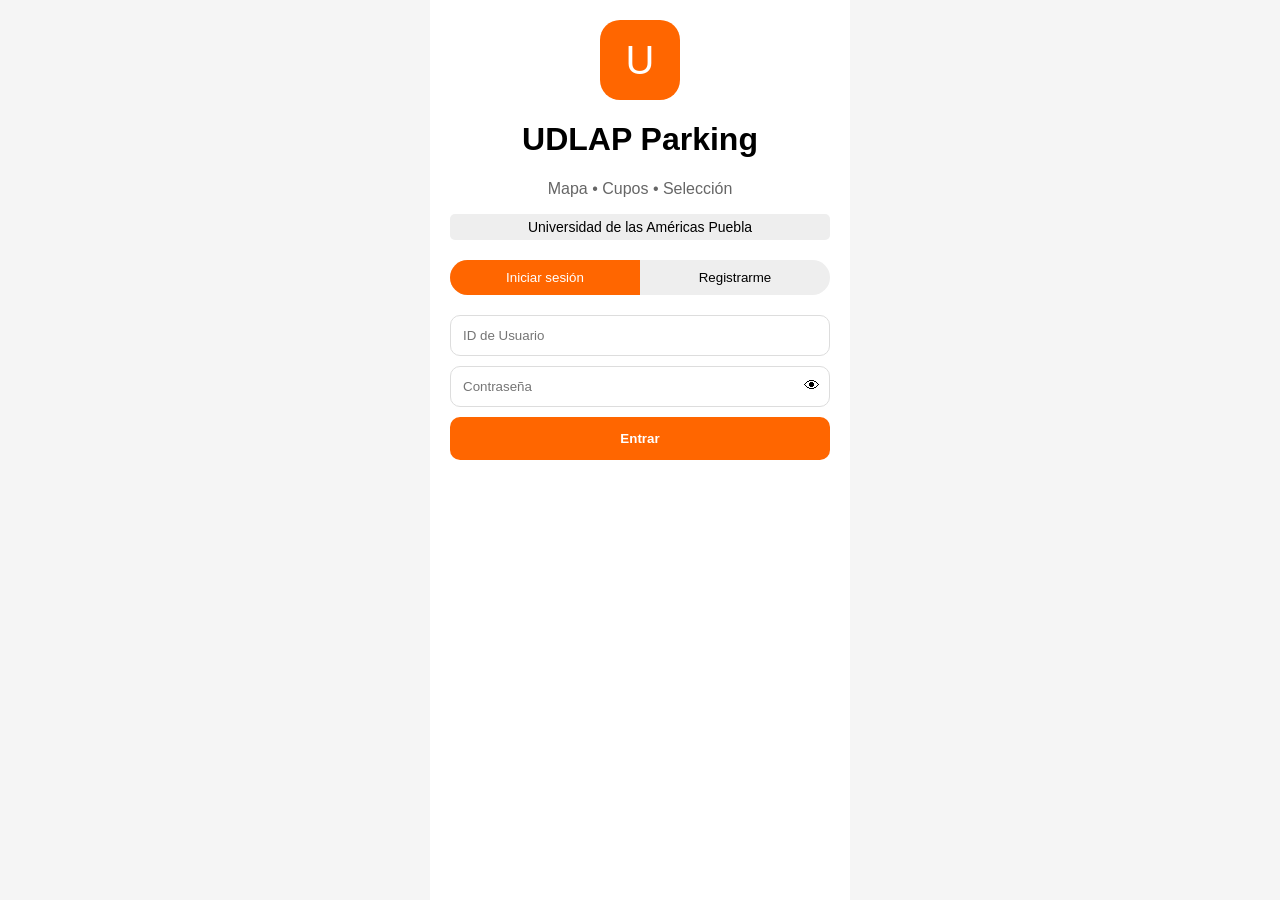
<file: index.html>
<!DOCTYPE html>
<html lang="es">

<head>
  <meta charset="UTF-8">
  <title>UDLAP Parking</title>
  <meta name="viewport" content="width=device-width, initial-scale=1.0">
  <link rel="stylesheet" href="css/styles.css">
</head>

<body>
  <div class="phone">
    <div class="container">
      <div class="logo">U</div>
      <h1>UDLAP Parking</h1>
      <p class="subtitle">Mapa • Cupos • Selección</p>
      <div class="badge">Universidad de las Américas Puebla</div>

      <div class="tabs">
        <button id="loginTab" class="active">Iniciar sesión</button>
        <button id="registerTab">Registrarme</button>
      </div>

      <div id="loginForm" class="form">
        <input type="text" id="loginId" placeholder="ID de Usuario">
        <div class="input-group">
          <input type="password" id="loginPassword" placeholder="Contraseña">
          <span class="eye" onclick="togglePassword('loginPassword', this)">👁</span>
        </div>
        <button class="main-btn" onclick="login()">Entrar</button>
      </div>

      <div id="registerForm" class="form hidden">
        <div class="user-type">
          <button type="button" class="type-btn active" data-type="estudiante">Estudiante</button>
          <button type="button" class="type-btn" data-type="profesor">Profesor</button>
          <button type="button" class="type-btn" data-type="empleado">Empleado</button>
        </div>
        <input type="text" id="regNombre" placeholder="Nombre completo">
        <input type="text" id="idField" placeholder="ID de Estudiante">
        <div class="input-group">
          <input type="password" id="regPass" placeholder="Contraseña">
          <span class="eye" onclick="togglePassword('regPass', this)">👁</span>
        </div>
        <div class="input-group">
          <input type="password" id="regConfirmPass" placeholder="Confirmar contraseña">
          <span class="eye" onclick="togglePassword('regConfirmPass', this)">👁</span>
        </div>
        <div class="input-group">
          <select id="tipoVehiculo" onchange="toggleCamposVehiculo()">
            <option value="coche">Coche 🚗</option>
            <option value="moto">Motocicleta 🏍️</option>
            <option value="bicicleta">Bicicleta 🚲</option>
          </select>
        </div>
        <div id="camposExtrasVehiculo">
          <input type="text" id="vehColor" placeholder="Color del vehículo">
          <input type="text" id="vehPlacas" placeholder="Número de placas">
        </div>
        <div class="discapacidad">
          <input type="checkbox" id="regDiscapacidad">
          <label>♿ Tengo discapacidad</label>
        </div>
        <button class="main-btn" onclick="register()">Crear cuenta</button>
      </div>
    </div>
  </div>
  <script src="js/app.js"></script>
</body>

</html>
</file>
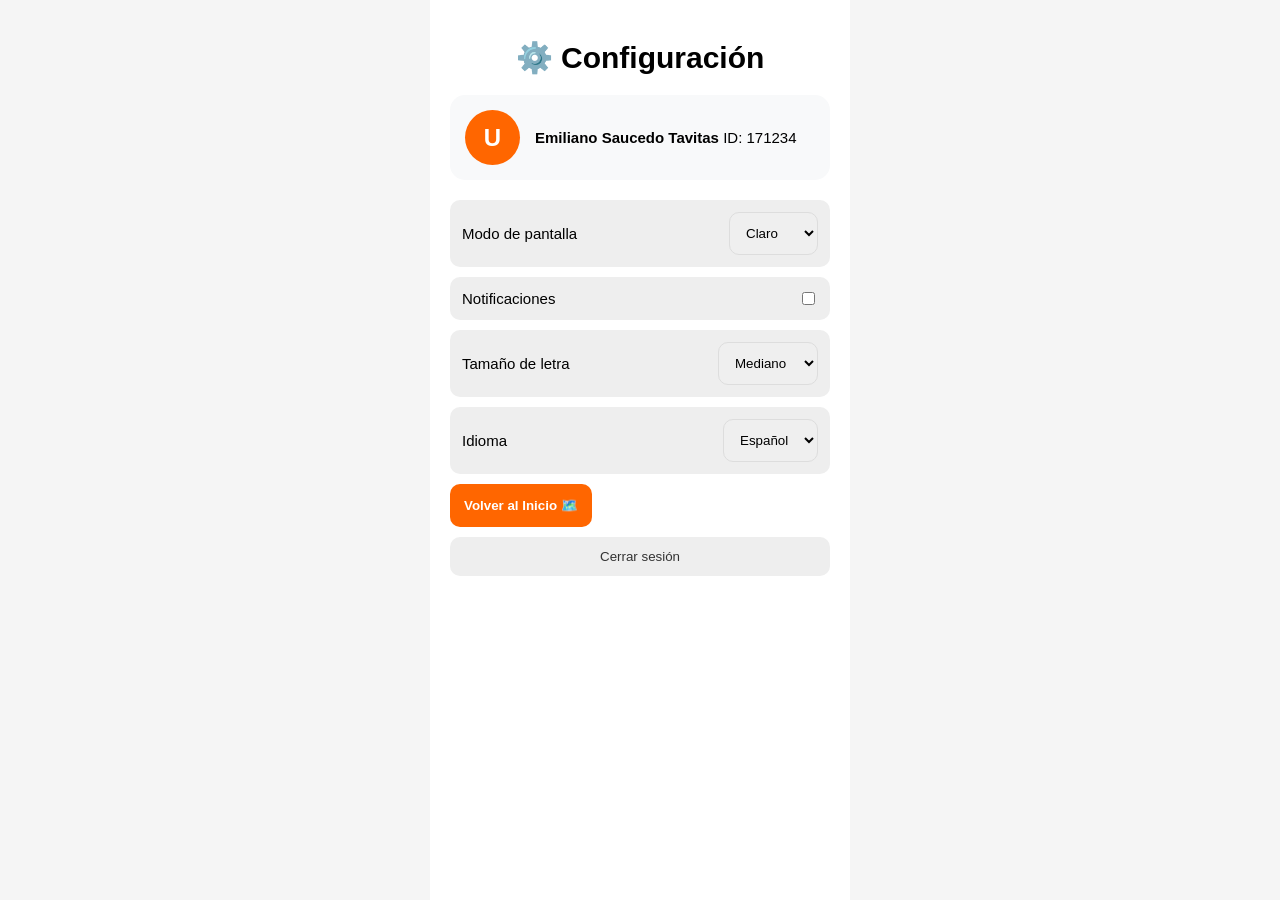
<file: settings.html>
<!DOCTYPE html>
<html lang="es">

<head>
  <meta charset="UTF-8">
  <title>Configuración</title>
  <link rel="stylesheet" href="css/styles.css">
</head>

<body>
  <div class="phone">
    <div class="container">
      <h1>⚙️ Configuración</h1>

      <div class="profile-card">
        <div class="avatar">U</div>
        <div class="profile-info">
          <strong>Emiliano Saucedo Tavitas</strong>
          <span>ID: 171234</span>
        </div>
      </div>

      <div class="setting">
        <label>Modo de pantalla</label>
        <select id="themeSelect">
          <option value="light">Claro</option>
          <option value="dark">Oscuro</option>
        </select>
      </div>

      <div class="setting">
        <label>Notificaciones</label>
        <input type="checkbox" id="notifications">
      </div>

      <div class="setting">
        <label>Tamaño de letra</label>
        <select id="fontSize">
          <option value="small">Pequeño</option>
          <option value="medium" selected>Mediano</option>
          <option value="large">Grande</option>
        </select>
      </div>

      <div class="setting">
        <label>Idioma</label>
        <select id="languageSelect">
          <option value="es">Español</option>
          <option value="en">English</option>
        </select>
      </div>

      <button class="main-btn" onclick="window.location.href='home.html'">Volver al Inicio 🗺️</button>
      <button class="secondary-btn" onclick="logout()">Cerrar sesión</button>
    </div>
  </div>
  <script src="js/settings.js"></script>
</body>

</html>
</file>
<file: css/styles.css>
* {
  box-sizing: border-box;
  transition: background-color 0.3s, color 0.3s, border-color 0.3s;
}

body {
  margin: 0;
  font-family: Arial;
  background: #f5f5f5;
  display: flex;
  justify-content: center;
}

.phone {
  max-width: 420px;
  width: 100%;
  background: white;
  min-height: 100vh;
}

.container {
  padding: 20px;
}

.logo {
  background: #ff6600;
  width: 80px;
  height: 80px;
  margin: auto;
  border-radius: 20px;
  display: flex;
  align-items: center;
  justify-content: center;
  color: white;
  font-size: 40px;
}

h1 {
  text-align: center;
}

.subtitle {
  text-align: center;
  color: #666;
}

.badge {
  text-align: center;
  background: #eee;
  padding: 5px;
  border-radius: 5px;
  font-size: 14px;
  margin-bottom: 10px;
}

.tabs {
  display: flex;
  background: #eee;
  border-radius: 20px;
  margin: 20px 0;
  overflow: hidden;
}

.tabs button {
  flex: 1;
  padding: 10px;
  border: none;
  background: transparent;
  cursor: pointer;
}

.tabs .active {
  background: #ff6600;
  color: white;
}

.form {
  display: flex;
  flex-direction: column;
  gap: 10px;
}

input,
select {
  padding: 12px;
  border-radius: 10px;
  border: 1px solid #ddd;
  outline: none;
}

/* VALIDACIÓN DE COLORES */
.input-error {
  border: 2px solid #e74c3c !important;
}

.input-success {
  border: 2px solid #2ecc71 !important;
}

.main-btn {
  background: #ff6600;
  color: white;
  padding: 14px;
  border: none;
  border-radius: 10px;
  cursor: pointer;
  font-weight: bold;
}

.secondary-btn {
  background: #eee;
  color: #333;
  padding: 12px;
  border: none;
  border-radius: 10px;
  width: 100%;
  margin-top: 10px;
  cursor: pointer;
}

.hidden {
  display: none;
}

.user-type {
  display: flex;
  gap: 5px;
  margin-bottom: 5px;
}

.type-btn {
  flex: 1;
  padding: 8px;
  background: #eee;
  border-radius: 10px;
  border: none;
  cursor: pointer;
  font-size: 12px;
}

.type-btn.active {
  background: #ff6600;
  color: white;
}

.input-group {
  position: relative;
  width: 100%;
}

.input-group input {
  width: 100%;
}

.eye {
  position: absolute;
  right: 10px;
  top: 50%;
  transform: translateY(-50%);
  cursor: pointer;
}

.discapacidad {
  display: flex;
  gap: 10px;
  padding: 10px;
  background: #eee;
  border-radius: 10px;
  align-items: center;
}

/* Estilos para los botones de tipo usuario */
.user-type {
  display: flex;
  gap: 10px;
  margin-bottom: 10px;
}

.type-btn {
  flex: 1;
  padding: 10px;
  border-radius: 10px;
  border: 1px solid #ccc;
  background: #f9f9f9;
  cursor: pointer;
  font-size: 14px;
}

.type-btn.active {
  background: #ff6600;
  color: white;
  border-color: #ff6600;
}

/* CONFIGURACIÓN */
.profile-card {
  display: flex;
  align-items: center;
  gap: 15px;
  background: #f8f9fa;
  padding: 15px;
  border-radius: 15px;
  margin-bottom: 20px;
}

.avatar {
  width: 55px;
  height: 55px;
  background: #ff6600;
  color: white;
  border-radius: 50%;
  display: flex;
  align-items: center;
  justify-content: center;
  font-size: 24px;
  font-weight: bold;
}

.setting {
  display: flex;
  justify-content: space-between;
  align-items: center;
  padding: 12px;
  background: #eee;
  border-radius: 10px;
  margin-bottom: 10px;
}

/* MODO OSCURO */
body.dark-mode {
  background: #121212;
  color: #e0e0e0;
}

body.dark-mode .app-header {
  border-bottom-color: #333;
}

body.dark-mode .phone {
  background: #1e1e1e;
}

body.dark-mode .logo-section h1,
body.dark-mode h3,
body.dark-mode p.subtitle {
  color: #ffffff;
}

body.dark-mode .modal-content,
body.dark-mode .profile-card,
body.dark-mode .setting,
body.dark-mode .discapacidad,
body.dark-mode .tabs,
body.dark-mode .type-btn {
  background: #2d2d2d;
  color: #ffffff;
}

body.dark-mode .modal-body {
  background: #383838;
  color: #f0f0f0;
}

body.dark-mode input,
body.dark-mode select body.dark-mode textarea {
  background: #333;
  color: white;
  border-color: #444;
}

/* Elementos de Estacionamiento */
body.dark-mode .parking-grid {
  background: #252525;
}

body.dark-mode .map-viewport {
  background: #1a1a1a;
}

/* Tarjetas de Historial */
body.dark-mode .reserva-card {
  background: #2d2d2d;
  color: white;
  box-shadow: 0 2px 5px rgba(0, 0, 0, 0.3);
}

body.dark-mode .reserva-card small {
  color: #bbb;
}

/* Botones secundarios en modo oscuro */
body.dark-mode .secondary-btn {
  background: #444;
  color: #eee;
}

/* DISEÑO DEL MAPA / GRID */
.parking-grid {
  display: grid;
  grid-template-columns: repeat(4, 1fr);
  /* 4 columnas de cajones */
  gap: 15px;
  background: #ddd;
  padding: 15px;
  border-radius: 15px;
}

.spot {
  height: 60px;
  display: flex;
  align-items: center;
  justify-content: center;
  border-radius: 5px;
  font-weight: bold;
  font-size: 14px;
  color: white;
  border: 2px solid rgba(0, 0, 0, 0.1);
}

.spot.free {
  background: #2ecc71;
  /* Verde UDLAP / Libre */
}

.spot.occupied {
  background: #e74c3c;
  /* Rojo / Ocupado */
  position: relative;
}

/* Simular un carro en los ocupados */
.spot.occupied::after {
  content: "🚗";
  font-size: 12px;
  display: block;
}

/* Ajuste para el modo oscuro en el mapa */
body.dark-mode .parking-grid {
  background: #333;
}

/* VISOR DEL MAPA */
.map-viewport {
  width: 100%;
  height: 350px;
  /* Altura fija para el visor */
  overflow: hidden;
  /* Oculta lo que sale del cuadro */
  border-radius: 15px;
  background: #eee;
  position: relative;
  cursor: grab;
  border: 2px solid #ff6600;
}

.map-viewport {
  position: relative;
  /* Es el marco fijo */
  width: 100%;
  height: 400px;
  overflow: hidden;
  border: 2px solid #ff6600;
  border-radius: 15px;
  touch-action: none;
  /* CRÍTICO: Evita que el navegador use el touch para scroll de la página */
}

/* Asegura que el contenedor del mapa sea la base de los pines */
.map-container {
  position: absolute;
  top: 0;
  left: 0;
  cursor: grab;
  /* IMPORTANTE: Los pines se posicionan relativo a este ancho */
  width: 1200px;
}

#map-image {
  width: 100%;
  /* La imagen llena el contenedor de 1200px */
  height: auto;
  display: block;
}

/* Ajuste del pin para que el centro del círculo sea el punto exacto */
.pin {
  position: absolute;
  width: 30px;
  height: 30px;
  background: rgba(255, 102, 0, 0.7);
  border: 3px solid white;
  border-radius: 50%;
  transform: translate(-50%, -50%);
  /* Centra el pin sobre la coordenada */
  cursor: pointer;
  z-index: 10;
  animation: pulse 1.5s infinite;
}

@keyframes pulse {
  0% {
    transform: scale(1);
    box-shadow: 0 0 0 0 rgba(255, 102, 0, 0.7);
  }

  70% {
    transform: scale(1.2);
    box-shadow: 0 0 0 10px rgba(255, 102, 0, 0);
  }

  100% {
    transform: scale(1);
    box-shadow: 0 0 0 0 rgba(255, 102, 0, 0);
  }
}

/* ESTILOS DEL MODAL ESTÉTICO */
.modal-overlay {
  position: fixed;
  top: 0;
  left: 0;
  width: 100%;
  height: 100%;
  background: rgba(0, 0, 0, 0.5);
  display: flex;
  align-items: flex-end;
  /* Aparece desde abajo */
  z-index: 1000;
  backdrop-filter: blur(3px);
  /* Efecto de desenfoque al fondo */
}

.modal-content {
  background: white;
  width: 100%;
  max-width: 420px;
  /* Ajustado al tamaño del "phone" */
  margin: 0 auto;
  padding: 30px 20px;
  border-radius: 25px 25px 0 0;
  animation: slideUp 0.4s ease-out;
  box-shadow: 0 -10px 25px rgba(0, 0, 0, 0.1);
}

@keyframes slideUp {
  from {
    transform: translateY(100%);
  }

  to {
    transform: translateY(0);
  }
}

.modal-header {
  text-align: center;
  margin-bottom: 20px;
}

.modal-icon {
  font-size: 40px;
  display: block;
  margin-bottom: 10px;
}

.modal-body {
  background: #f9f9f9;
  padding: 15px;
  border-radius: 15px;
  margin-bottom: 25px;
  border-left: 5px solid #ff6600;
  /* Detalle naranja UDLAP */
}

.modal-body p {
  margin: 8px 0;
  font-size: 16px;
}

.modal-info-text {
  font-size: 12px;
  color: #888;
  font-style: italic;
  margin-top: 10px;
}

.modal-footer {
  display: flex;
  flex-direction: column;
  gap: 10px;
}

.qr-container {
  background: white;
  padding: 15px;
  border-radius: 15px;
  display: inline-block;
  margin-bottom: 20px;
  box-shadow: 0 4px 10px rgba(0, 0, 0, 0.1);
}

.danger-btn {
  background: #e74c3c;
  color: white;
  padding: 14px;
  border: none;
  border-radius: 10px;
  cursor: pointer;
  font-weight: bold;
  width: 100%;
}

.danger-btn:hover {
  background: #c0392b;
}

/* CAJONES PARA DISCAPACITADOS */
.spot.disabled-spot {
  background: #3498db !important;
  /* Azul de accesibilidad */
  position: relative;
}

/* Icono de discapacidad dentro del cajón */
.spot.disabled-spot::before {
  content: "♿";
  position: absolute;
  top: 5px;
  right: 5px;
  font-size: 12px;
  color: white;
}

/* Si está ocupado, el icono de carro se mantiene pero el fondo sigue siendo azul oscuro */
.spot.disabled-spot.occupied {
  background: #2980b9 !important;
  /* Un azul más oscuro para indicar ocupado */
}

/* Tarjetas del Historial */
.reserva-card {
  background: white;
  margin-bottom: 10px;
  border-radius: 10px;
  border-left: 5px solid #ff6600;
  /* Naranja UDLAP */
  box-shadow: 0 2px 5px rgba(0, 0, 0, 0.1);
  color: #333;
}

/* Estilo para botones de peligro (Cancelar) */
.danger-btn {
  background: #e74c3c;
  color: white;
  padding: 14px;
  border: none;
  border-radius: 10px;
  cursor: pointer;
  font-weight: bold;
  width: 100%;
}

/* Asegura que el modal de historial sea scrolleable */
#modal-historial .modal-content {
  display: block;
}

.modal-info-text {
  font-size: 13px;
  color: #ff6600;
  font-weight: bold;
  text-align: center;
  margin-top: 10px;
}

.danger-btn:hover {
  background: #c0392b;
}

.reserva-card {
  transition: all 0.2s ease;
  margin-bottom: 12px;
  border-radius: 12px;
  background: white;
  border-left: 6px solid #ff6600;
  box-shadow: 0 2px 6px rgba(0, 0, 0, 0.08);
}

/* --- NUEVOS ESTILOS PARA EL ENCABEZADO --- */
.app-header {
  display: flex;
  justify-content: space-between;
  align-items: center;
  padding: 10px 0;
  margin-bottom: 15px;
  border-bottom: 1px solid #eee;
}

.logo-section h1 {
  font-size: 20px;
  /* Tamaño reducido para que no empuje los iconos */
  margin: 0;
  white-space: nowrap;
  color: #333;
}

.header-buttons {
  display: flex;
  align-items: center;
  gap: 12px;
  /* Espacio uniforme entre iconos */
}

.icon-btn {
  background: none;
  border: none;
  font-size: 22px;
  cursor: pointer;
  padding: 4px;
  display: flex;
  align-items: center;
  justify-content: center;
  transition: transform 0.2s ease;
}

.icon-btn:hover {
  transform: scale(1.1);
}

.icon-btn.text-icon {
  font-size: 16px;
  font-weight: bold;
  color: #ff6600;
  border: 1.5px solid #ff6600;
  border-radius: 6px;
  padding: 2px 6px;
}

/* --- LIMPIEZA DE MAPA Y VIEWPORT --- */
.map-viewport {
  position: relative;
  width: 100%;
  height: 380px;
  /* Altura optimizada */
  overflow: hidden;
  border: 2px solid #ff6600;
  border-radius: 15px;
  touch-action: none;
  background: #f9f9f9;
}

.map-container {
  position: absolute;
  top: 0;
  left: 0;
  cursor: grab;
  width: 1200px;
}

#map-image {
  width: 100%;
  height: auto;
  display: block;
}

/* CAJONES PARA MOTOS */
.spot.moto-spot {
  background: #9b59b6 !important;
  /* Morado */
}

.spot.moto-spot::before {
  content: "🏍️";
  position: absolute;
  top: 5px;
  right: 5px;
  font-size: 12px;
}

/* CAJONES PARA BICICLETAS */
.spot.bike-spot {
  background: #1abc9c !important;
  /* Verde agua */
}

.spot.bike-spot::before {
  content: "🚲";
  position: absolute;
  top: 5px;
  right: 5px;
  font-size: 12px;
}

/* Ocultar campos de vehículo inicialmente si es necesario */
#camposExtrasVehiculo {
  display: block;
}

.notification-banner {
  position: fixed;
  top: 10px;
  left: 50%;
  transform: translateX(-50%);
  background: #333;
  color: white;
  padding: 15px 25px;
  border-radius: 30px;
  z-index: 3000;
  box-shadow: 0 5px 15px rgba(0, 0, 0, 0.3);
  font-size: 14px;
  border-left: 5px solid #ff6600;
}

.timer-box {
  font-size: 24px;
  font-weight: bold;
  color: #ff6600;
  margin: 15px 0;
  background: #fff4ed;
  padding: 10px;
  border-radius: 10px;
}

/* Colores para nuevos cajones */
.moto-spot {
  background: #9b59b6 !important;
  position: relative;
}

.motorcycle-spot::after {
  content: "🏍️";
  font-size: 10px;
  position: absolute;
  top: 2px;
  right: 2px;
}

.bike-spot {
  background: #1abc9c !important;
  position: relative;
}

.bike-spot::after {
  content: "🚲";
  font-size: 10px;
  position: absolute;
  top: 2px;
  right: 2px;
}
</file>
